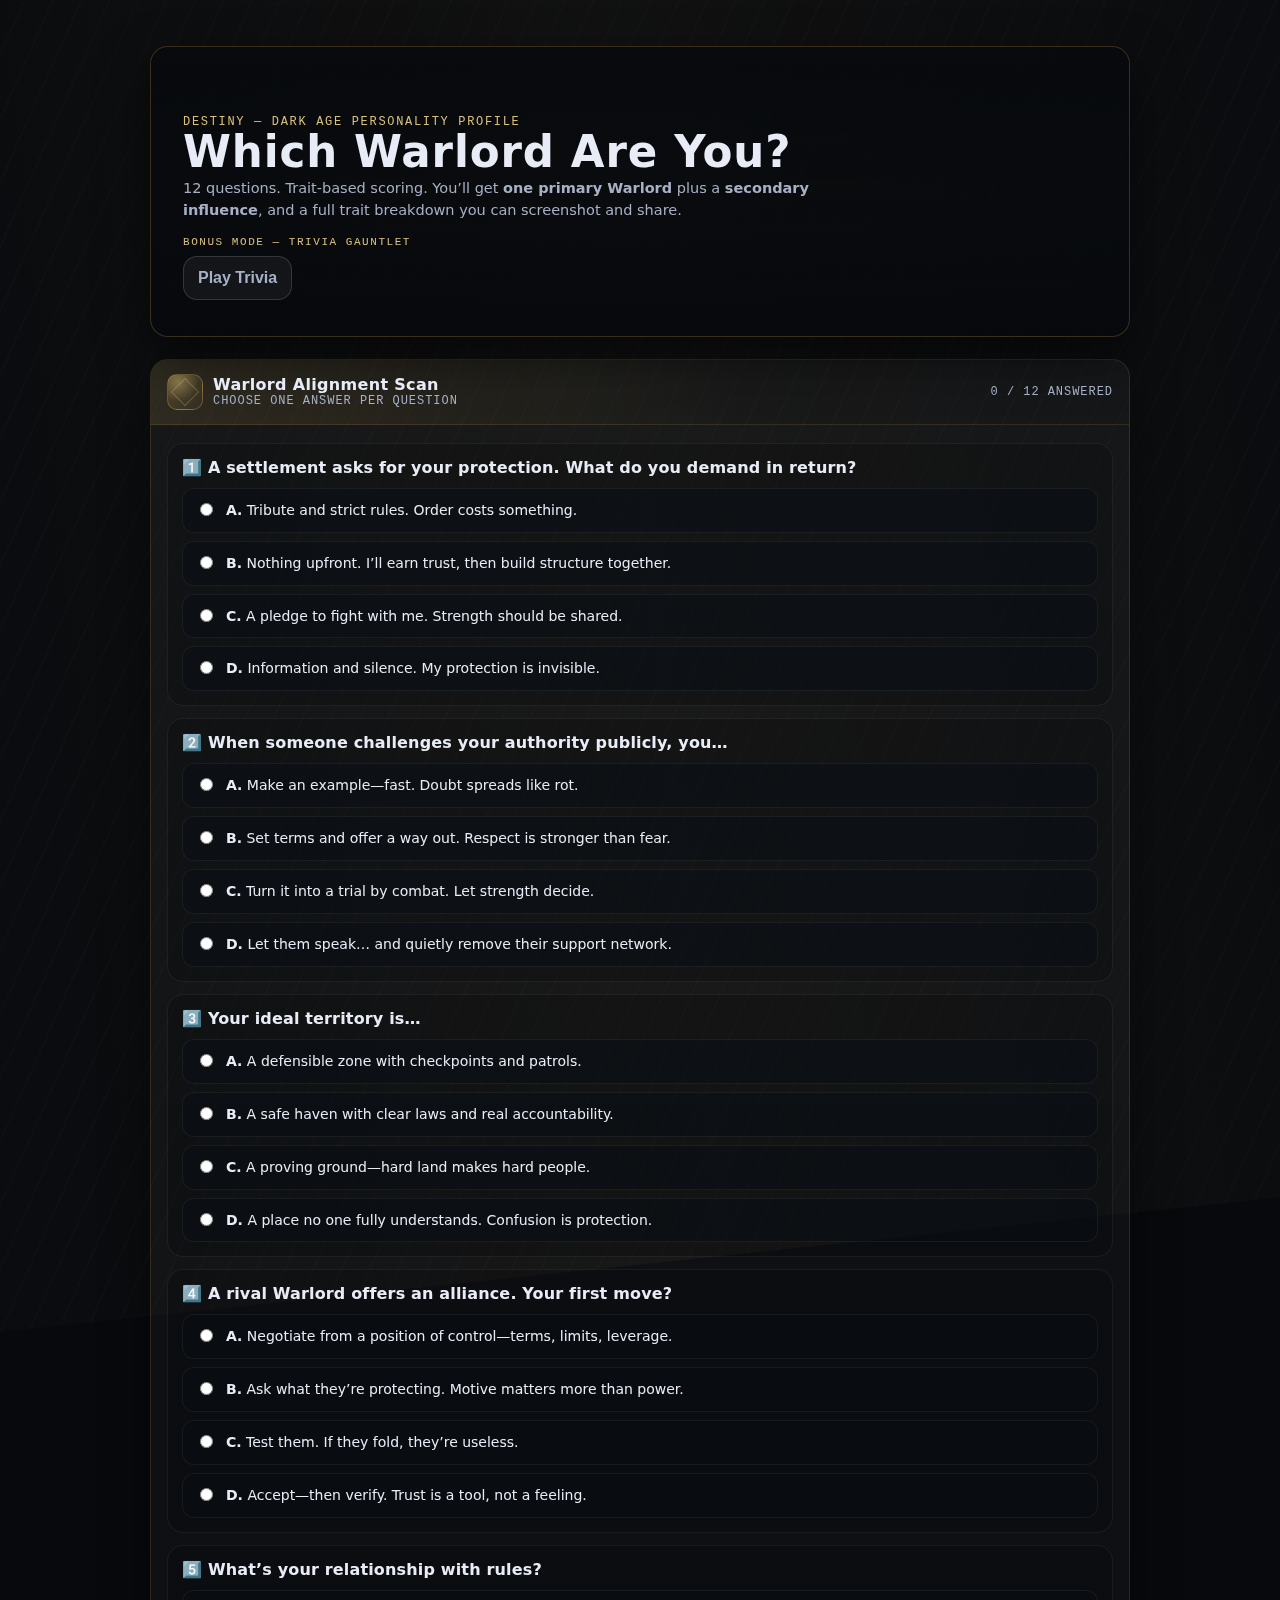
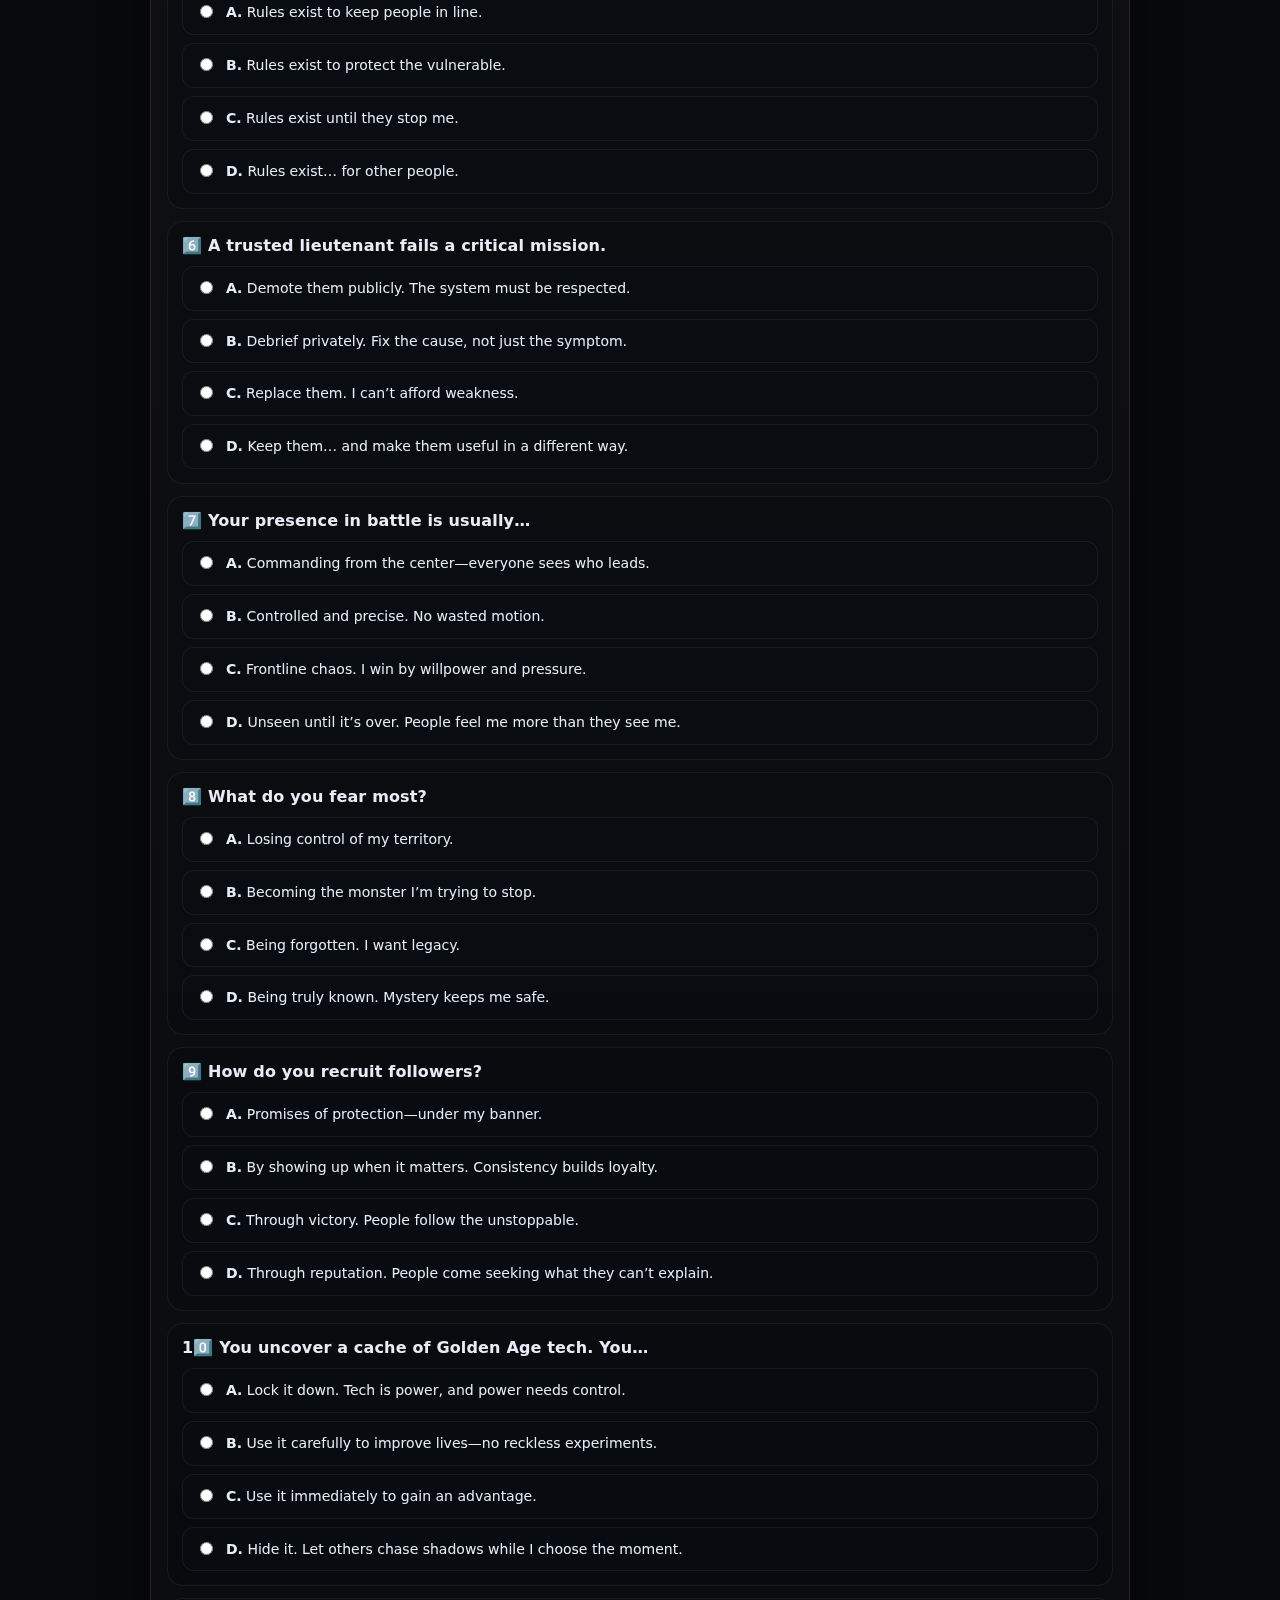
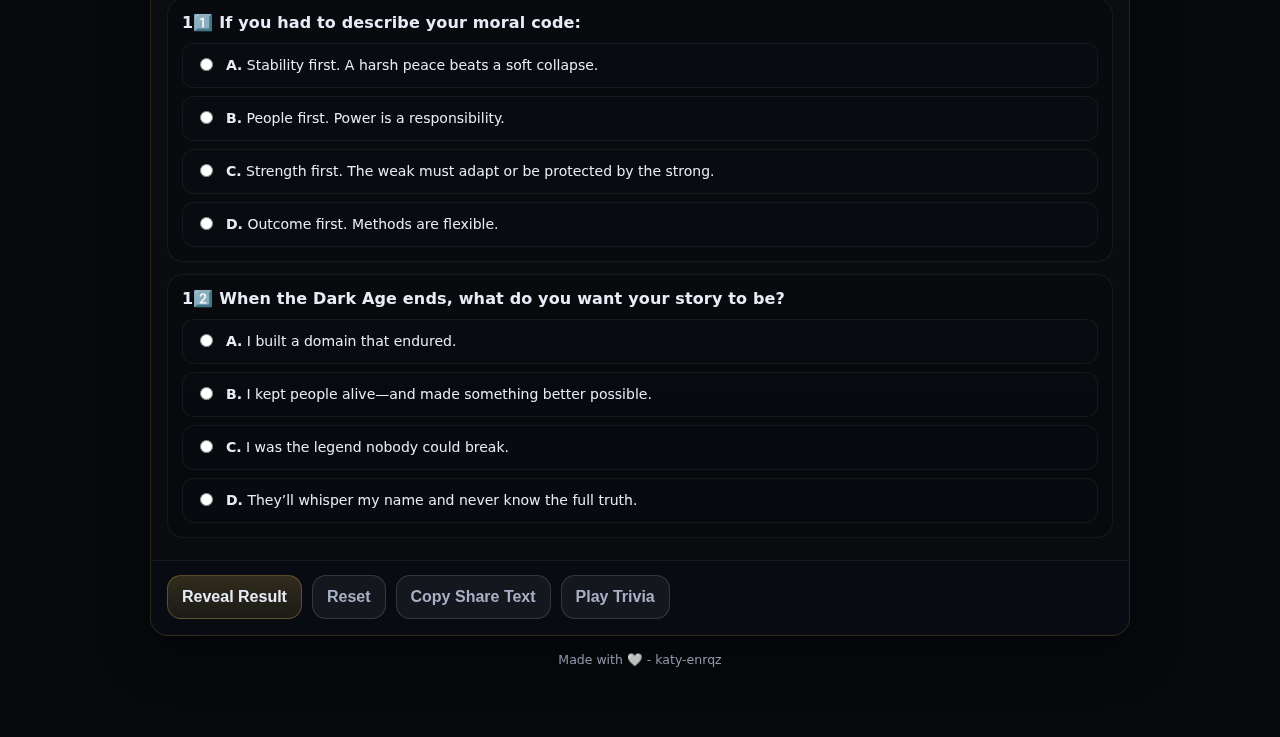
<file: index.html>
<!doctype html>
<html>
  <head>
    <meta charset="utf-8" />
    <meta http-equiv="refresh" content="0; url=./warlord-quiz/" />
    <title>Destiny Warlord Quiz</title>
  </head>
  <body>
    Redirecting… <a href="./warlord-quiz/">Open the quiz</a>
  </body>
</html>
</file>
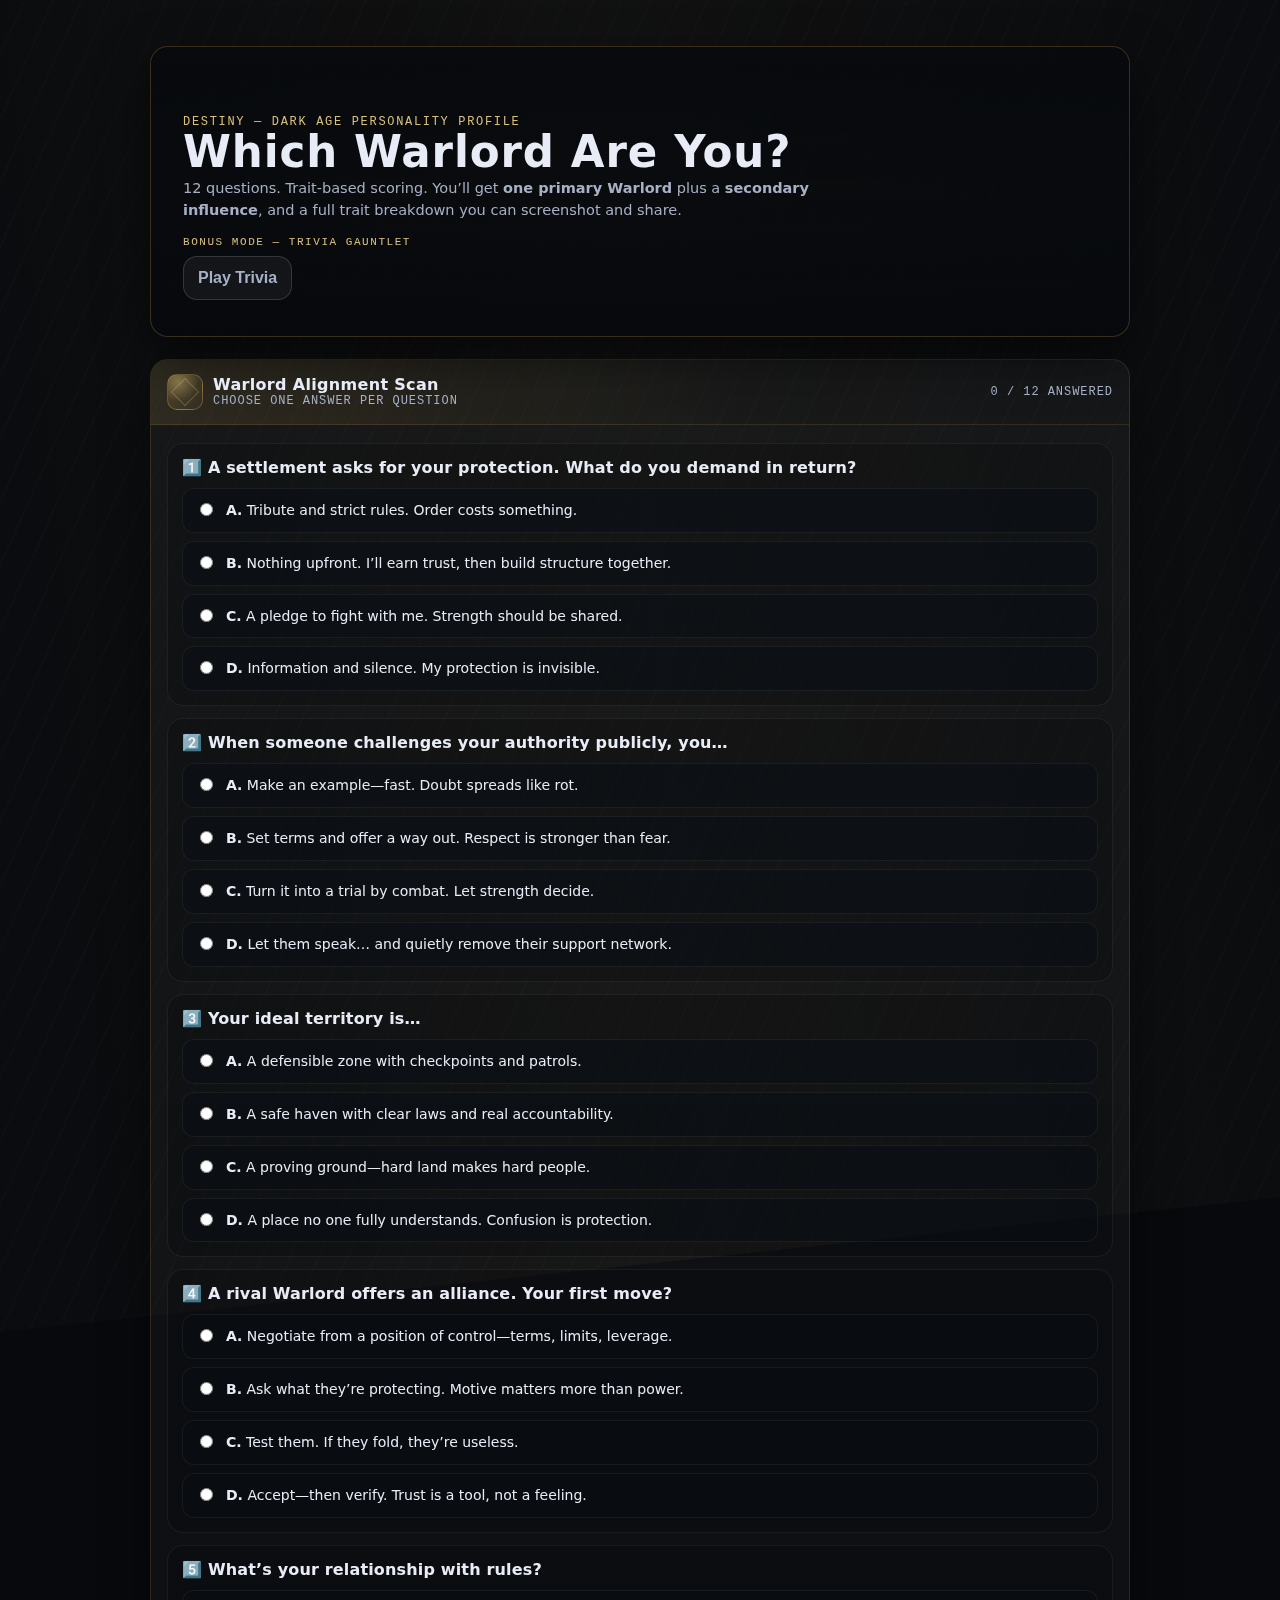
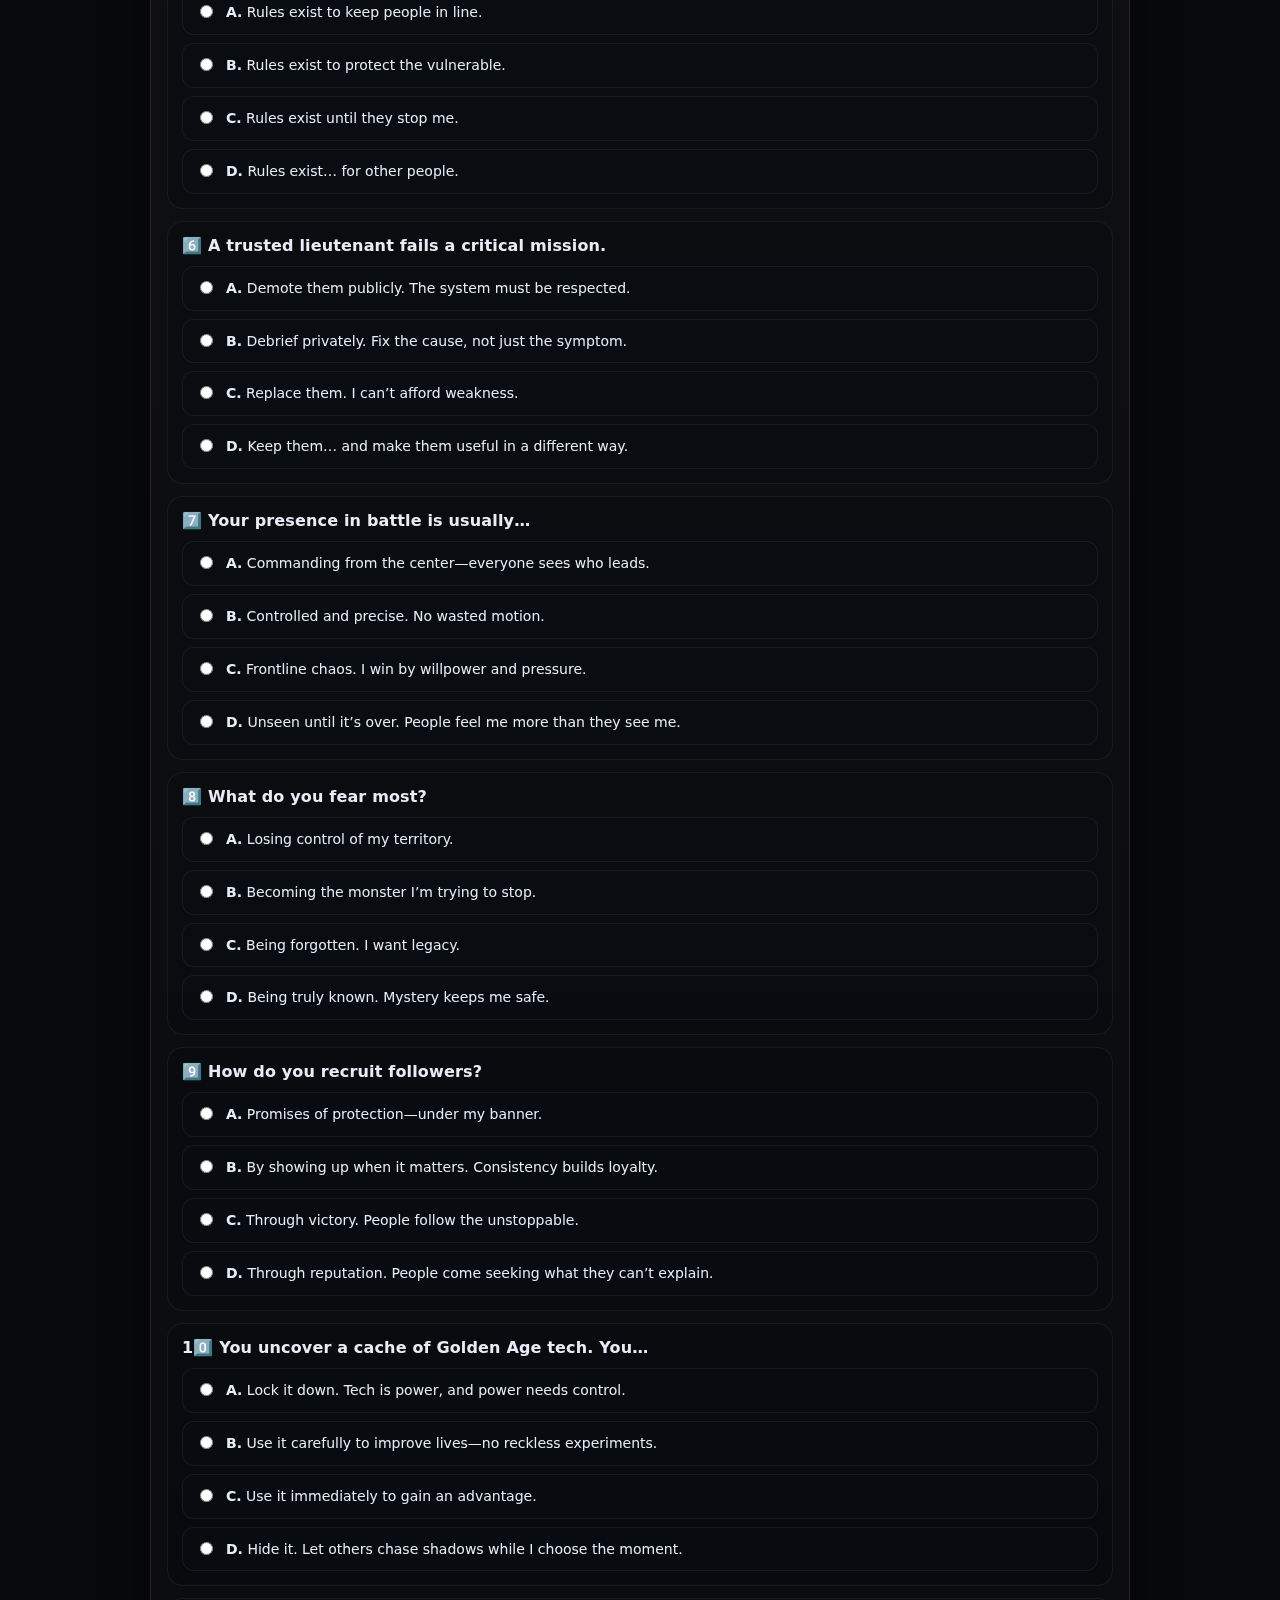
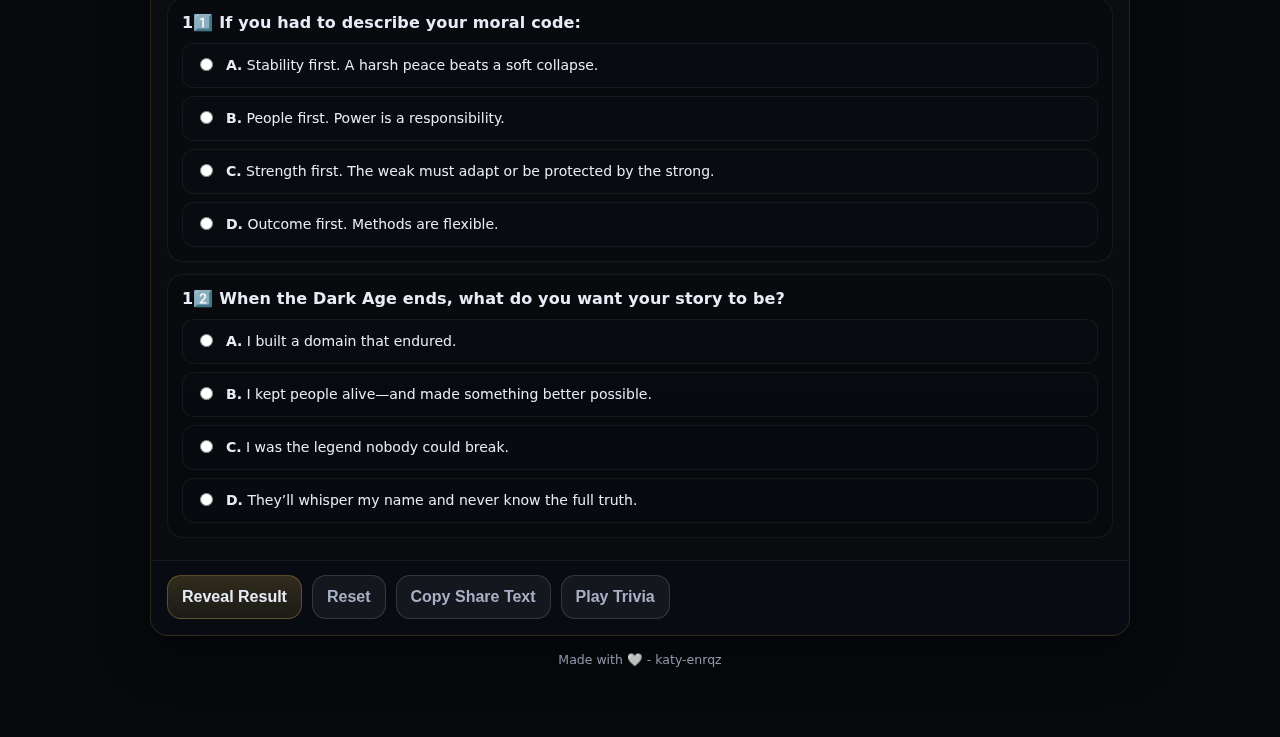
<file: warlord-quiz/index.html>
<!doctype html>
<html lang="en">
<head>
  <meta charset="utf-8" />
  <meta name="viewport" content="width=device-width,initial-scale=1" />
  <title>Which Destiny Warlord Are You?</title>

  <link rel="icon" type="image/x-icon" href="images/ghost-nobg.JPG">
  <link rel="stylesheet" href="css/styles.css">
</head>

<body class="bg-lines">
  <div class="wrap">
    <header>
      <!--header gif -->
      <div class="hero-gif">
        <div class="hero-inner">
            <div class="kicker">DESTINY — DARK AGE PERSONALITY PROFILE</div>
            <h1>Which Warlord Are You?</h1>
            <div class="sub">
              12 questions. Trait-based scoring. You’ll get <b>one primary Warlord</b> plus a <b>secondary influence</b>,
              and a full trait breakdown you can screenshot and share.
            </div>
                <div style="margin-top:14px;">
                    <div style="
                        font-family: var(--mono);
                        color: var(--gold2);
                        letter-spacing: .14em;
                        font-size: 11px;
                        text-transform: uppercase;
                        opacity: .9;
                        margin-bottom: 8px;">
                        Bonus Mode — Trivia Gauntlet
                    </div>

                    <div style="display:flex; gap:10px; flex-wrap:wrap;">
                        <a href="trivia/index.html">
                        <button type="button" class="secondary">Play Trivia</button>
                        </a>
                    </div>
                </div>
            </div>
      </div>
    </header>

    <div class="panel">
      <div class="topbar">
        <div class="sig">
          <div class="glyph" aria-hidden="true"></div>
          <div>
            <div style="font-weight:800; letter-spacing:.02em;">Warlord Alignment Scan</div>
            <div class="meta">Choose one answer per question</div>
          </div>
        </div>
        <div class="meta" id="progress">0 / 12 answered</div>
      </div>

      <form id="quiz" class="content">
        <!-- Questions injected by JS -->
        <div class="warn" id="warn">Finish all questions to reveal your result.</div>

        <div class="result" id="result">
          <div class="resultHeader">
            <div>
              <div class="tagline">PRIMARY MATCH</div>
              <h2 id="resultTitle">Result</h2>
            </div>
            <div class="badge" id="matchConfidence">match: --%</div>
          </div>

          <p id="resultBody"></p>

          <div class="split">
            <div class="card">
              <div class="cardTitle">
                <div class="label">Trait breakdown</div>
                <div class="badge" id="traitSummary">top traits: --</div>
              </div>

              <div class="traits" id="traitBars"></div>
              <div class="small" id="traitNotes"></div>
            </div>

            <div class="card">
              <div class="cardTitle">
                <div class="label">Secondary influence</div>
                <div class="badge" id="secondaryName">--</div>
              </div>

              <p id="secondaryBody" style="margin:0; color: var(--muted); line-height:1.55;"></p>

              <div class="divider"></div>

              <div class="label sectionLabel">Share</div>
              <div class="small" id="shareText"></div>
              <div class="chips" id="resultChips"></div>
            </div>
          </div>
        </div>
      </form>

      <div class="actions">
        <button type="button" id="submitBtn">Reveal Result</button>
        <button type="button" class="secondary" id="resetBtn">Reset</button>
        <button type="button" class="secondary" id="copyBtn">Copy Share Text</button>
        <a href="trivia/index.html"><button type="button" class="secondary">Play Trivia</button></a>
      </div>
    </div>

    <footer>
      Made with 🤍 - katy-enrqz
    </footer>
  </div>

  <script src="js/app.js"></script>
</body>
</html>
</file>
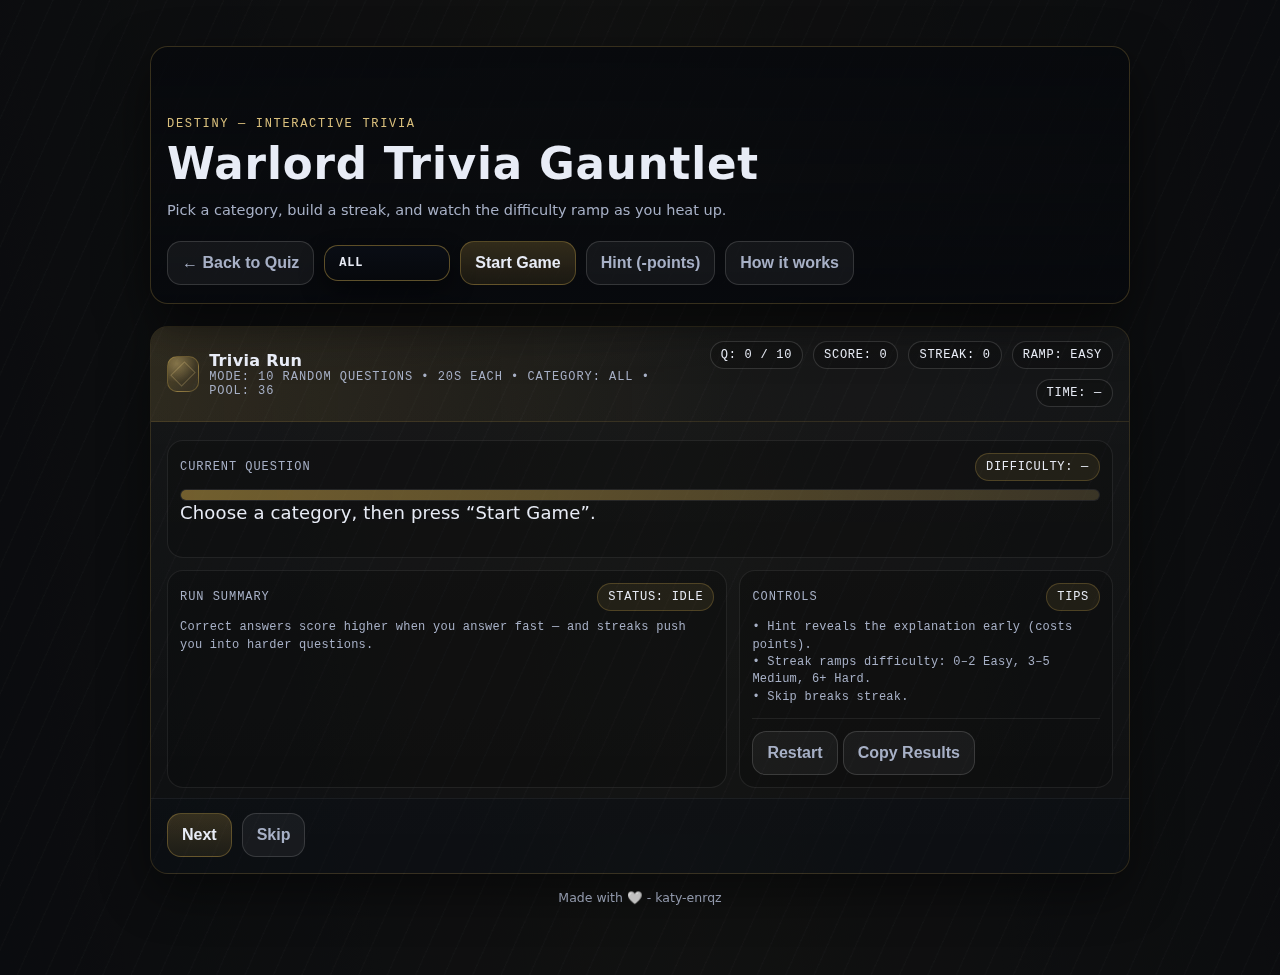
<file: warlord-quiz/trivia/index.html>
<!doctype html>
<html lang="en">
<head>
  <meta charset="utf-8" />
  <meta name="viewport" content="width=device-width,initial-scale=1" />
  <title>Destiny Warlord Trivia</title>

  <link rel="icon" type="image/x-icon" href="../images/ghost-nobg.JPG">
  <link rel="stylesheet" href="../css/styles.css">

  <style>
    /* page-specific additions while keeping shared Destiny styling */
    .navrow{
      display:flex;
      gap:10px;
      flex-wrap:wrap;
      margin-top: 10px;
      align-items: center;
    }
    .hud{
      display:flex;
      gap:10px;
      flex-wrap:wrap;
      justify-content:flex-end;
      align-items:center;
    }
    .hud .badge{
      border-color: rgba(255,255,255,.14);
      background: rgba(0,0,0,.18);
    }
    .prompt{
      font-size: 18px;
      line-height: 1.35;
      margin: 0 0 10px 0;
      letter-spacing:.01em;
    }
    .hint{
      margin-top: 10px;
      color: var(--muted);
      font-size: 13px;
      line-height: 1.45;
    }
    .feedback{
      margin-top: 12px;
      padding: 10px 12px;
      border-radius: 14px;
      border: 1px solid rgba(255,255,255,.10);
      background: rgba(0,0,0,.18);
      display:none;
      line-height: 1.5;
    }
    .feedback.good{
      border-color: rgba(199,163,74,.30);
      background: rgba(199,163,74,.10);
      color: #f3e8c1;
    }
    .feedback.bad{
      border-color: rgba(255,77,77,.25);
      background: rgba(255,77,77,.10);
      color: #ffd1d1;
    }
    .choiceBtn{
      width:100%;
      text-align:left;
      padding: 12px 12px;
      border-radius: 14px;
      border: 1px solid rgba(255,255,255,.10);
      background: rgba(10,14,22,.55);
      color: var(--text);
      cursor:pointer;
      transition: transform .08s ease, border-color .08s ease, background .08s ease;
      font-weight:650;
    }
    .choiceBtn:hover{
      transform: translateY(-1px);
      border-color: rgba(199,163,74,.32);
      background: rgba(13,17,26,.72);
    }
    .choiceBtn[disabled]{
      opacity:.7;
      cursor:not-allowed;
      transform:none;
    }

    .grid2{
      display:grid;
      grid-template-columns: 1.2fr .8fr;
      gap:12px;
      margin-top: 12px;
    }
    @media (max-width: 860px){
      .grid2{ grid-template-columns: 1fr; }
      .hud{ justify-content:flex-start; }
    }

    .barSlim{
      height:10px;
      border-radius:999px;
      border: 1px solid rgba(255,255,255,.10);
      background: rgba(0,0,0,.22);
      overflow:hidden;
      position:relative;
      margin-top: 6px;
    }
    .barSlimFill{
      height:100%;
      width:0%;
      background: linear-gradient(90deg, rgba(199,163,74,.55), rgba(242,213,138,.20));
      transition: width 450ms cubic-bezier(.2,.8,.2,1);
    }

    /* selector styling that matches your theme */
    .selectWrap{
      display:flex;
      align-items:center;
      gap:10px;
      flex-wrap:wrap;
    }
    select{
  appearance: none;
  -webkit-appearance: none;
  -moz-appearance: none;

  border: 1px solid rgba(199,163,74,.45);
  background:
    linear-gradient(180deg,
      rgba(10,14,22,.95),
      rgba(7,9,13,.95)
    );
  color: var(--text);

  border-radius: 14px;
  padding: 10px 14px;
  font-weight: 700;

  cursor: pointer;
  font-family: var(--mono);
  letter-spacing: .06em;
  text-transform: uppercase;
  font-size: 12px;

  box-shadow: 0 10px 25px rgba(0,0,0,.45);
}

select:hover{
  border-color: rgba(242,213,138,.55);
}

select:focus{
  outline: none;
  border-color: rgba(242,213,138,.65);
  box-shadow:
    0 0 0 2px rgba(199,163,74,.18),
    0 14px 30px rgba(0,0,0,.55);
}
select option{
  background-color: #0d111a;
  color: #e8ecf6;
}
@media (max-width: 520px) {
  .navrow { flex-direction: column; align-items: stretch; }
  .navrow a, .navrow button, .navrow select { width: 100%; }
}
  </style>
</head>

<body class="bg-lines">
  <div class="wrap">
    <header>
      <div class="hero-gif">
        <div class="kicker">DESTINY — INTERACTIVE TRIVIA</div>
        <h1>Warlord Trivia Gauntlet</h1>
        <div class="sub">
          Pick a category, build a streak, and watch the difficulty ramp as you heat up.
        </div>

        <div class="navrow">
          <a href="../index.html"><button type="button" class="secondary">← Back to Quiz</button></a>

          <div class="selectWrap">
            <select id="categorySelect" aria-label="Select category">
              <option value="All">All</option>
              <option value="Light">Light</option>
              <option value="Vex">Vex</option>
              <option value="Hive/Taken">Hive</option>
              <option value="Cabal">Cabal</option>
              <option value="Eliksni">Eliksni</option>
              <option value="Destinations">Destinations</option>
              <option value="Gameplay">Gameplay</option>
            </select>
          </div>

          <button type="button" id="startBtn">Start Game</button>
          <button type="button" class="secondary" id="hintBtn">Hint (-points)</button>
          <button type="button" class="secondary" id="howBtn">How it works</button>
        </div>
      </div>
    </header>

    <div class="panel">
      <div class="topbar">
        <div class="sig">
          <div class="glyph" aria-hidden="true"></div>
          <div>
            <div style="font-weight:800; letter-spacing:.02em;">Trivia Run</div>
            <div class="meta" id="modeText">Mode: 10 questions • 20s each</div>
          </div>
        </div>

        <div class="hud">
          <div class="badge" id="qCounter">Q: 0 / 10</div>
          <div class="badge" id="scoreBadge">Score: 0</div>
          <div class="badge" id="streakBadge">Streak: 0</div>
          <div class="badge" id="rampBadge">Ramp: EASY</div>
          <div class="badge" id="timeBadge">Time: 20</div>
        </div>
      </div>

      <div class="content">
        <div class="card">
          <div class="cardTitle">
            <div class="label" id="questionMeta">Current question</div>
            <div class="badge" id="difficultyBadge">difficulty: —</div>
          </div>

          <div class="barSlim" aria-hidden="true">
            <div class="barSlimFill" id="timeBar"></div>
          </div>

          <p class="prompt" id="prompt">Choose a category, then press “Start Game”.</p>

          <div class="opts" id="choices"></div>

          <div class="feedback" id="feedback"></div>
          <div class="hint" id="hint"></div>
        </div>

        <div class="grid2">
          <div class="card">
            <div class="cardTitle">
              <div class="label">Run summary</div>
              <div class="badge" id="statusBadge">status: idle</div>
            </div>
            <div class="small" id="summaryText">
              Correct answers score higher when you answer fast — and streaks push you into harder questions.
            </div>
          </div>

          <div class="card">
            <div class="cardTitle">
              <div class="label">Controls</div>
              <div class="badge">tips</div>
            </div>
            <div class="small" id="tipsText">
              • Hint reveals the explanation early (costs points).<br/>
              • Streak ramps difficulty: 0–2 Easy, 3–5 Medium, 6+ Hard.<br/>
              • Skip breaks streak.
            </div>
            <div class="divider"></div>
            <button type="button" class="secondary" id="restartBtn">Restart</button>
            <button type="button" class="secondary" id="copyShareBtn">Copy Results</button>
          </div>
        </div>
      </div>

      <div class="actions">
        <button type="button" id="nextBtn">Next</button>
        <button type="button" class="secondary" id="skipBtn">Skip</button>
      </div>
    </div>

    <footer>Made with 🤍 - katy-enrqz</footer>
  </div>

  <script src="../js/trivia.js"></script>
</body>
</html>
</file>
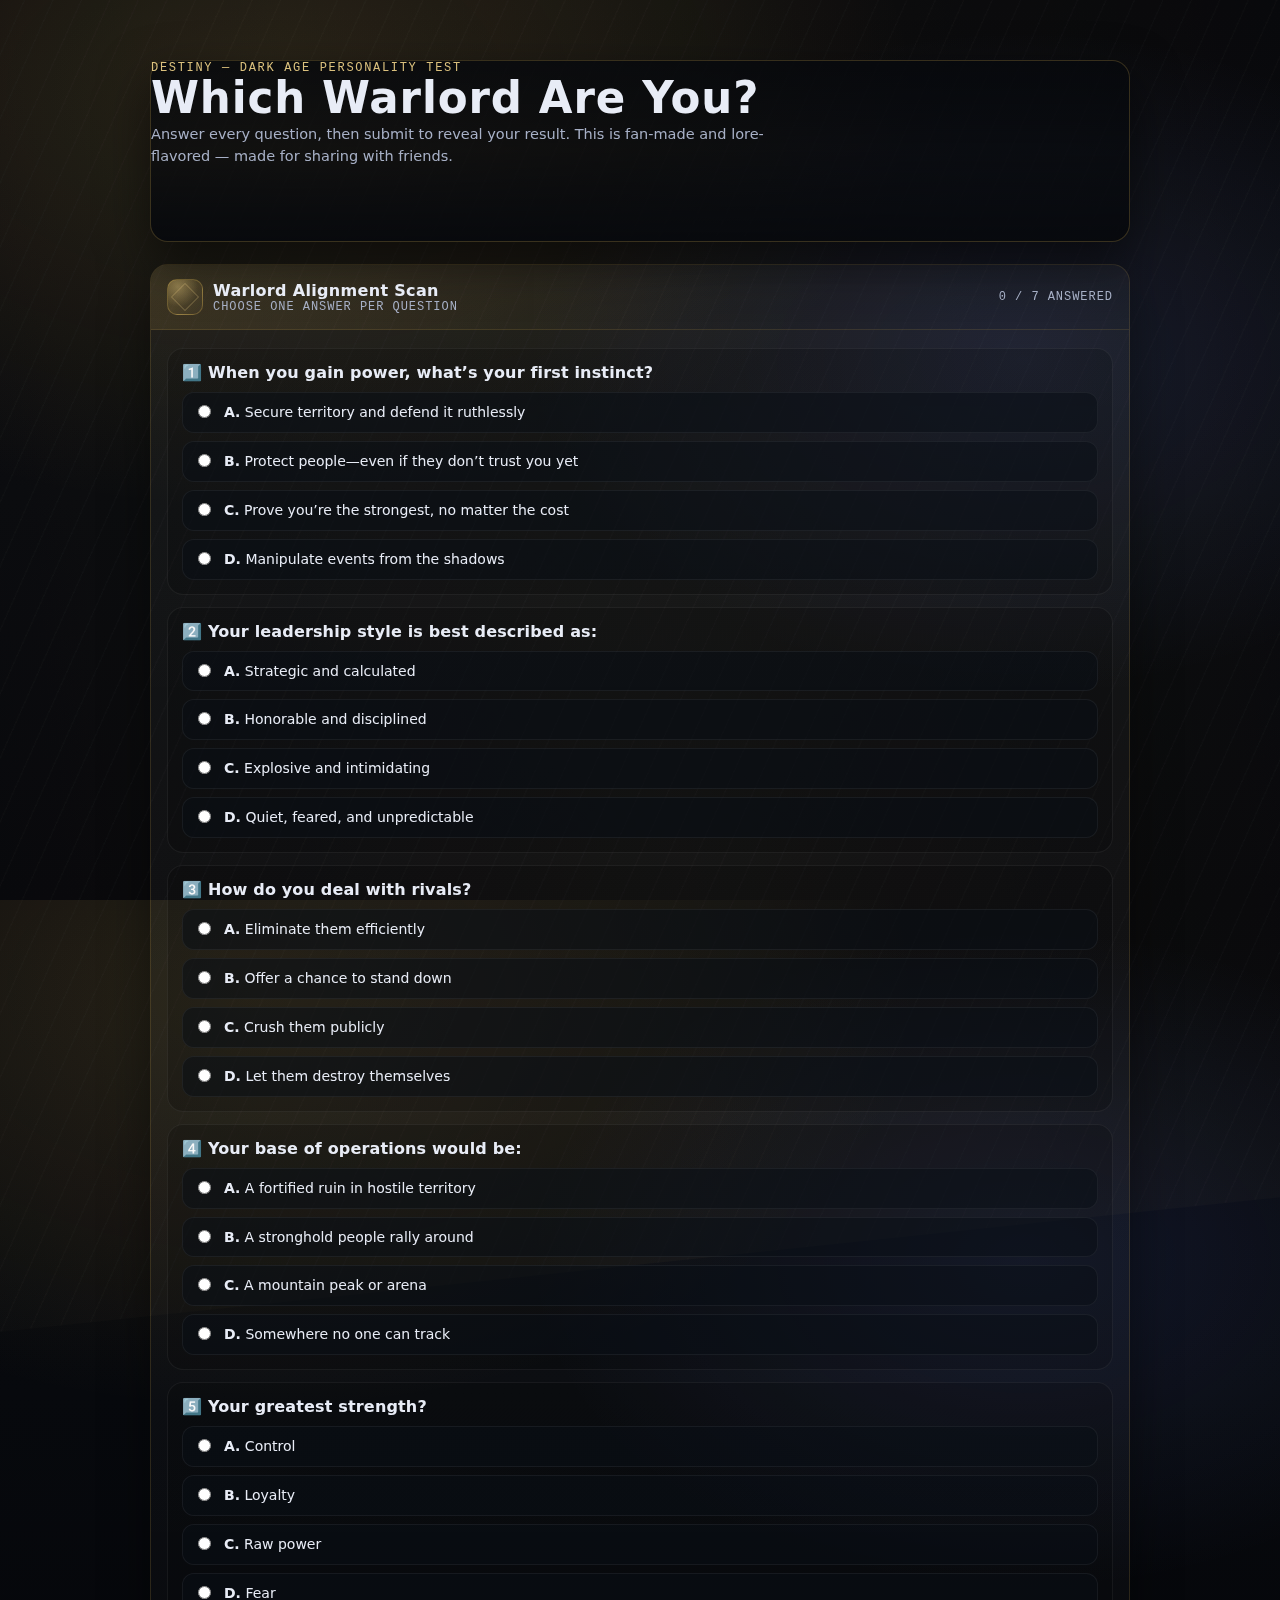
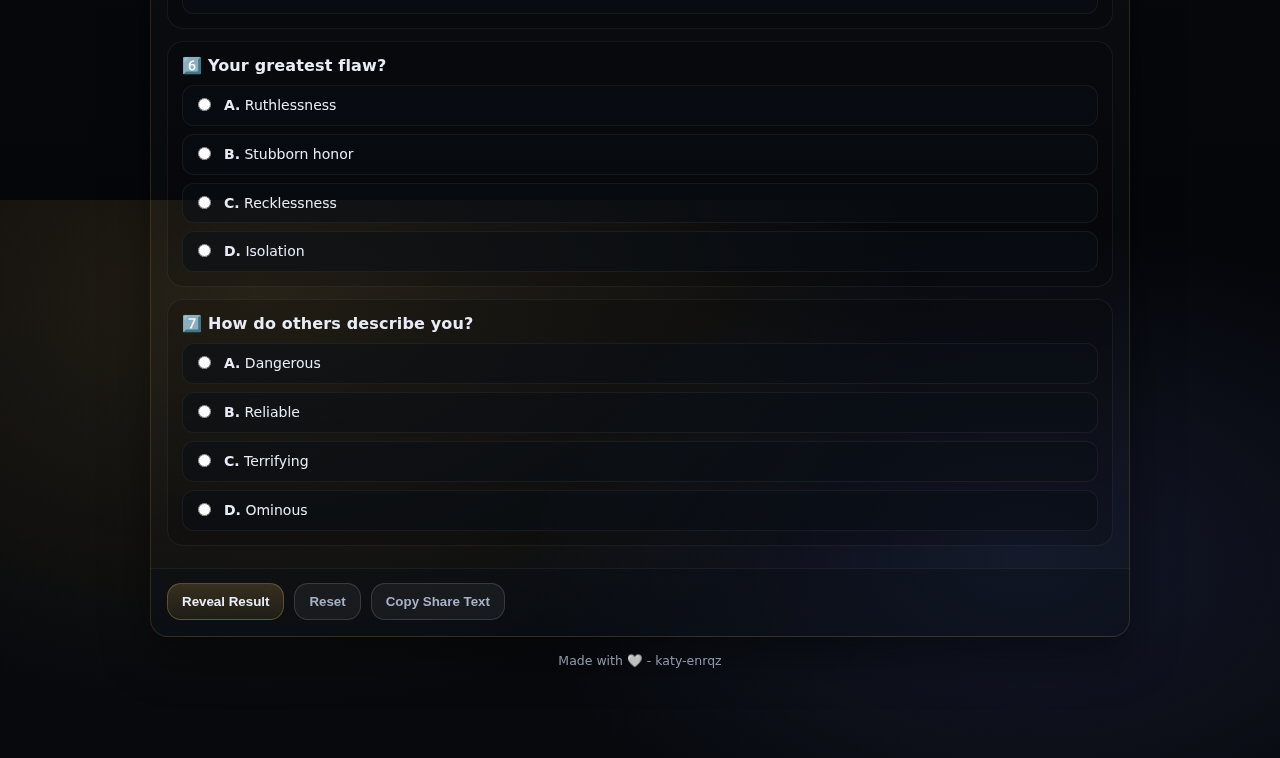
<file: warlord-quiz/warlord-quiz.html>
<!doctype html>
<html lang="en">

<head>
    <meta charset="utf-8" />
    <meta name="viewport" content="width=device-width,initial-scale=1" />
    <title>Which Destiny Warlord Are You?</title>
    <link rel="icon" type="image/x-icon" href="./images/ghost-nobg.JPG">
    <style>
        .hero-gif {
            height: 180px;
            margin-top: 14px;
            border-radius: 18px;
            background:
                linear-gradient(to bottom,
                    rgba(7, 9, 13, .85),
                    rgba(7, 9, 13, .65),
                    rgba(7, 9, 13, .95)),
                url("https://media.giphy.com/media/v1.Y2lkPTc5MGI3NjExM2VrczZlbTR2cnBxdHkzNW1haDJzOWR6NTg0dXc0bnJhaDB6a3lzciZlcD12MV9naWZzX3NlYXJjaCZjdD1n/UVESiqjrn4ec4UTu9X/giphy.gif");
            background-size: cover;
            background-position: center;
            border: 1px solid rgba(199, 163, 74, .25);
            box-shadow: 0 20px 50px rgba(0, 0, 0, .55);
        }

        :root {
            --bg: #07090d;
            --panel: #0d111a;
            --panel2: #0a0e16;
            --text: #e8ecf6;
            --muted: #a7b0c6;
            --line: #1f2a3a;
            --gold: #c7a34a;
            --gold2: #f2d58a;
            --danger: #ff4d4d;
            --shadow: 0 18px 50px rgba(0, 0, 0, .45);
            --radius: 18px;
            --mono: ui-monospace, SFMono-Regular, Menlo, Monaco, Consolas, "Liberation Mono", "Courier New", monospace;
            --sans: ui-sans-serif, system-ui, -apple-system, Segoe UI, Roboto, Helvetica, Arial, "Apple Color Emoji", "Segoe UI Emoji";

        }

        html,
        body {
            height: 100%;
        }

        body {
            margin: 0;
            font-family: var(--sans);
            color: var(--text);
            background:
                radial-gradient(1100px 700px at 20% 10%, rgba(199, 163, 74, .16), transparent 60%),
                radial-gradient(900px 600px at 80% 40%, rgba(110, 140, 255, .12), transparent 55%),
                linear-gradient(180deg, #05060a 0%, var(--bg) 55%, #05060a 100%);
            overflow-x: hidden;
        }

        /* Destiny-ish geometric glow lines */
        .bg-lines::before {
            content: "";
            position: fixed;
            inset: -40vh -30vw;
            pointer-events: none;
            background:
                linear-gradient(90deg, transparent 0%, rgba(199, 163, 74, .08) 50%, transparent 100%),
                repeating-linear-gradient(120deg, rgba(255, 255, 255, .035) 0px, rgba(255, 255, 255, .035) 1px, transparent 1px,
                    transparent 26px);
            mix-blend-mode: screen;
            transform: rotate(-6deg);
            filter: blur(.2px);
            opacity: .6;
        }

        .wrap {
            max-width: 980px;
            margin: 0 auto;
            padding: 46px 18px 90px;
            position: relative;
        }

        header {
            display: flex;
            flex-direction: column;
            gap: 10px;
            margin-bottom: 22px;
        }

        .kicker {
            font-family: var(--mono);
            color: var(--gold2);
            letter-spacing: .14em;
            font-size: 12px;
            text-transform: uppercase;
            opacity: .9;
        }

        h1 {
            margin: 0;
            font-weight: 800;
            letter-spacing: .02em;
            font-size: clamp(26px, 3.4vw, 44px);
            line-height: 1.1;
        }

        .sub {
            color: var(--muted);
            max-width: 68ch;
            font-size: 14.5px;
            line-height: 1.55;
        }

        .panel {
            background: linear-gradient(180deg, rgba(255, 255, 255, .04) 0%, rgba(255, 255, 255, .01) 100%);
            border: 1px solid rgba(199, 163, 74, .18);
            box-shadow: var(--shadow);
            border-radius: var(--radius);
            overflow: hidden;
        }

        .panel .topbar {
            display: flex;
            align-items: center;
            justify-content: space-between;
            gap: 12px;
            padding: 14px 16px;
            background: linear-gradient(90deg, rgba(199, 163, 74, .14), transparent 60%);
            border-bottom: 1px solid rgba(199, 163, 74, .16);
        }

        .sig {
            display: flex;
            align-items: center;
            gap: 10px;
        }

        .glyph {
            width: 34px;
            height: 34px;
            border-radius: 10px;
            border: 1px solid rgba(199, 163, 74, .35);
            background:
                radial-gradient(circle at 30% 20%, rgba(242, 213, 138, .35), transparent 55%),
                linear-gradient(135deg, rgba(199, 163, 74, .25), rgba(255, 255, 255, .02));
            position: relative;
            overflow: hidden;
        }

        .glyph::after {
            content: "";
            position: absolute;
            inset: 7px;
            border: 1px solid rgba(242, 213, 138, .25);
            transform: rotate(45deg);
        }

        .topbar .meta {
            font-family: var(--mono);
            font-size: 12px;
            color: var(--muted);
            letter-spacing: .08em;
            text-transform: uppercase;
        }

        .content {
            padding: 18px 16px 10px;
        }

        .q {
            padding: 14px 14px;
            background: rgba(0, 0, 0, .16);
            border: 1px solid rgba(255, 255, 255, .06);
            border-radius: 16px;
            margin-bottom: 12px;
        }

        .q h3 {
            margin: 0 0 10px 0;
            font-size: 16px;
            letter-spacing: .01em;
        }

        .opts {
            display: grid;
            gap: 8px;
        }

        label.opt {
            display: flex;
            gap: 10px;
            align-items: flex-start;
            padding: 10px 10px;
            border-radius: 12px;
            border: 1px solid rgba(255, 255, 255, .06);
            background: rgba(10, 14, 22, .55);
            cursor: pointer;
            transition: transform .08s ease, border-color .08s ease, background .08s ease;
        }

        label.opt:hover {
            transform: translateY(-1px);
            border-color: rgba(199, 163, 74, .32);
            background: rgba(13, 17, 26, .72);
        }

        input[type="radio"] {
            margin-top: 2px;
            accent-color: var(--gold);
        }

        .opt .txt {
            color: var(--text);
            font-size: 14px;
            line-height: 1.35;
        }

        .actions {
            display: flex;
            gap: 10px;
            flex-wrap: wrap;
            padding: 14px 16px 16px;
            border-top: 1px solid rgba(255, 255, 255, .06);
            background: rgba(10, 14, 22, .35);
        }

        button {
            appearance: none;
            border: 1px solid rgba(199, 163, 74, .35);
            background: linear-gradient(180deg, rgba(199, 163, 74, .22), rgba(199, 163, 74, .10));
            color: var(--text);
            border-radius: 14px;
            padding: 10px 14px;
            font-weight: 700;
            cursor: pointer;
            transition: transform .08s ease, filter .08s ease;
        }

        button:hover {
            transform: translateY(-1px);
            filter: brightness(1.06);
        }

        button.secondary {
            border: 1px solid rgba(255, 255, 255, .14);
            background: rgba(255, 255, 255, .05);
            color: var(--muted);
            font-weight: 600;
        }

        .warn {
            color: #ffd1d1;
            background: rgba(255, 77, 77, .10);
            border: 1px solid rgba(255, 77, 77, .25);
            padding: 10px 12px;
            border-radius: 14px;
            margin: 12px 0 0;
            display: none;
            font-size: 13.5px;
        }

        .result {
            margin-top: 14px;
            padding: 14px 14px;
            border-radius: 16px;
            border: 1px solid rgba(199, 163, 74, .28);
            background: linear-gradient(180deg, rgba(199, 163, 74, .16), rgba(0, 0, 0, .18));
            display: none;
        }

        .result h2 {
            margin: 0 0 6px 0;
            font-size: 22px;
            letter-spacing: .01em;
        }

        .result p {
            margin: 6px 0 0;
            color: var(--muted);
            line-height: 1.5;
        }

        .pillrow {
            display: flex;
            gap: 8px;
            flex-wrap: wrap;
            margin-top: 10px;
        }

        .pill {
            font-family: var(--mono);
            font-size: 12px;
            letter-spacing: .06em;
            text-transform: uppercase;
            padding: 6px 10px;
            border-radius: 999px;
            border: 1px solid rgba(255, 255, 255, .12);
            background: rgba(0, 0, 0, .22);
            color: var(--text);
        }

        .small {
            font-family: var(--mono);
            font-size: 12px;
            color: var(--muted);
            letter-spacing: .02em;
            margin-top: 8px;
        }

        footer {
            margin-top: 16px;
            color: var(--muted);
            font-size: 12.5px;
            text-align: center;
            opacity: .85;
        }
    </style>
</head>

<body class="bg-lines">
    <div class="wrap">
        <header>
            <div class="hero-gif">

                <div class="kicker">DESTINY — DARK AGE PERSONALITY TEST</div>
                <h1>Which Warlord Are You?</h1>
                <div class="sub">
                    Answer every question, then submit to reveal your result.
                    This is fan-made and lore-flavored — made for sharing with friends.
                </div>
            </div>
        </header>

        <div class="panel">
            <div class="topbar">
                <div class="sig">
                    <div class="glyph" aria-hidden="true"></div>
                    <div>
                        <div style="font-weight:800; letter-spacing:.02em;">Warlord Alignment Scan</div>
                        <div class="meta">Choose one answer per question</div>
                    </div>
                </div>
                <div class="meta" id="progress">0 / 7 answered</div>
            </div>

            <form id="quiz" class="content">
                <!-- Questions are injected by JS -->
                <div class="warn" id="warn">Finish all questions to reveal your result.</div>

                <div class="result" id="result">
                    <h2 id="resultTitle">Result</h2>
                    <p id="resultBody"></p>
                    <div class="pillrow" id="resultPills"></div>
                    <div class="small" id="shareText"></div>
                </div>
            </form>

            <div class="actions">
                <button type="button" id="submitBtn">Reveal Result</button>
                <button type="button" class="secondary" id="resetBtn">Reset</button>
                <button type="button" class="secondary" id="copyBtn">Copy Share Text</button>
            </div>
        </div>

        <footer>
            Made with 🤍 - katy-enrqz
        </footer>
    </div>

    <script>
        // --- Quiz content ---
        const QUESTIONS = [
            {
                prompt: "When you gain power, what’s your first instinct?",
                options: {
                    A: "Secure territory and defend it ruthlessly",
                    B: "Protect people—even if they don’t trust you yet",
                    C: "Prove you’re the strongest, no matter the cost",
                    D: "Manipulate events from the shadows"
                }
            },
            {
                prompt: "Your leadership style is best described as:",
                options: {
                    A: "Strategic and calculated",
                    B: "Honorable and disciplined",
                    C: "Explosive and intimidating",
                    D: "Quiet, feared, and unpredictable"
                }
            },
            {
                prompt: "How do you deal with rivals?",
                options: {
                    A: "Eliminate them efficiently",
                    B: "Offer a chance to stand down",
                    C: "Crush them publicly",
                    D: "Let them destroy themselves"
                }
            },
            {
                prompt: "Your base of operations would be:",
                options: {
                    A: "A fortified ruin in hostile territory",
                    B: "A stronghold people rally around",
                    C: "A mountain peak or arena",
                    D: "Somewhere no one can track"
                }
            },
            {
                prompt: "Your greatest strength?",
                options: {
                    A: "Control",
                    B: "Loyalty",
                    C: "Raw power",
                    D: "Fear"
                }
            },
            {
                prompt: "Your greatest flaw?",
                options: {
                    A: "Ruthlessness",
                    B: "Stubborn honor",
                    C: "Recklessness",
                    D: "Isolation"
                }
            },
            {
                prompt: "How do others describe you?",
                options: {
                    A: "Dangerous",
                    B: "Reliable",
                    C: "Terrifying",
                    D: "Ominous"
                }
            }
        ];

        // Result buckets (you can tweak these blurbs anytime)
        const RESULTS = {
            A: {
                title: "The Calculators (Territory & Control)",
                body:
                    "You lead through structure, planning, and dominance. You don’t just survive the Dark Age—you organize it.",
                matches: ["Benyo Lukacs", "Carnunta", "Kandak", "Naeem"]
            },
            B: {
                title: "Felwinter (Purpose over Power)",
                body:
                    "You’re the rare Warlord who questions the role itself. You protect people and you outgrow ego-driven rule.",
                matches: ["Felwinter", "Castor"]
            },
            C: {
                title: "Shaxx (The Battlefield Made Flesh)",
                body:
                    "Bold, loud, fearless. You make victories unforgettable—and you don’t back down when the stakes rise.",
                matches: ["Shaxx (formerly)", "Citan", "Cathal"]
            },
            D: {
                title: "The Shadows (Myth & Fear)",
                body:
                    "You rule through reputation, mystery, and inevitability. People aren’t sure what you are—and that’s the point.",
                matches: ["Red Man", "The Wake", "Reich", "Segoth", "Rience", "Heyka-4"]
            }
        };

        // --- Render ---
        const form = document.getElementById("quiz");
        const progress = document.getElementById("progress");
        const warn = document.getElementById("warn");
        const resultBox = document.getElementById("result");
        const resultTitle = document.getElementById("resultTitle");
        const resultBody = document.getElementById("resultBody");
        const resultPills = document.getElementById("resultPills");
        const shareText = document.getElementById("shareText");

        function render() {
            // inject questions before warn/result blocks
            const existingQs = form.querySelectorAll(".q");
            existingQs.forEach(el => el.remove());

            QUESTIONS.forEach((q, idx) => {
                const wrap = document.createElement("div");
                wrap.className = "q";
                wrap.innerHTML = `
          <h3>${idx + 1}️⃣ ${q.prompt}</h3>
          <div class="opts">
            ${Object.entries(q.options).map(([key, text]) => `
              <label class="opt">
                <input type="radio" name="q${idx}" value="${key}" />
                <div class="txt"><b>${key}.</b> ${text}</div>
              </label>
            `).join("")}
          </div>
        `;
                form.insertBefore(wrap, warn);
            });

            form.addEventListener("change", updateProgress);
            updateProgress();
        }

        function updateProgress() {
            const answered = QUESTIONS.reduce((acc, _, idx) => {
                return acc + (form.querySelector(`input[name="q${idx}"]:checked`) ? 1 : 0);
            }, 0);
            progress.textContent = `${answered} / ${QUESTIONS.length} answered`;
        }

        function computeResult() {
            const counts = { A: 0, B: 0, C: 0, D: 0 };
            for (let i = 0; i < QUESTIONS.length; i++) {
                const picked = form.querySelector(`input[name="q${i}"]:checked`);
                if (!picked) return null;
                counts[picked.value]++;
            }

            // Find max; break ties with a deterministic priority order, then random fallback if desired
            const max = Math.max(counts.A, counts.B, counts.C, counts.D);
            const top = Object.keys(counts).filter(k => counts[k] === max);

            // Tie-break: favor the letter picked most in the LAST answered question sequence isn't tracked,
            // so use a stable priority that feels reasonable.
            const priority = ["B", "A", "C", "D"];
            const winner = top.sort((x, y) => priority.indexOf(x) - priority.indexOf(y))[0];

            return { winner, counts };
        }

        function showResult() {
            warn.style.display = "none";

            const data = computeResult();
            if (!data) {
                resultBox.style.display = "none";
                warn.style.display = "block";
                warn.scrollIntoView({ behavior: "smooth", block: "center" });
                return;
            }

            const res = RESULTS[data.winner];

            resultTitle.textContent = res.title;
            resultBody.textContent = res.body;

            resultPills.innerHTML = "";
            res.matches.forEach(name => {
                const pill = document.createElement("div");
                pill.className = "pill";
                pill.textContent = name;
                resultPills.appendChild(pill);
            });

            const share = `I got: ${res.title} — matches: ${res.matches.join(", ")}.`;
            shareText.textContent = share;

            resultBox.style.display = "block";
            resultBox.scrollIntoView({ behavior: "smooth", block: "start" });
        }

        function resetQuiz() {
            form.reset();
            warn.style.display = "none";
            resultBox.style.display = "none";
            updateProgress();
            window.scrollTo({ top: 0, behavior: "smooth" });
        }

        async function copyShare() {
            const txt = shareText.textContent.trim();
            if (!txt) {
                // If result isn't generated yet, try compute — else gentle nudge
                const data = computeResult();
                if (!data) {
                    warn.style.display = "block";
                    warn.textContent = "Reveal your result first, then copy the share text.";
                    return;
                }
            }
            try {
                await navigator.clipboard.writeText(shareText.textContent.trim());
                warn.style.display = "block";
                warn.style.background = "rgba(199,163,74,.10)";
                warn.style.borderColor = "rgba(199,163,74,.28)";
                warn.style.color = "#f3e8c1";
                warn.textContent = "Copied share text to clipboard.";
            } catch (e) {
                warn.style.display = "block";
                warn.textContent = "Couldn’t copy automatically — select the share text and copy it manually.";
            }
        }

        document.getElementById("submitBtn").addEventListener("click", showResult);
        document.getElementById("resetBtn").addEventListener("click", resetQuiz);
        document.getElementById("copyBtn").addEventListener("click", copyShare);

        render();
    </script>
</body>

</html>
</file>
<file: warlord-quiz/css/styles.css>
.hero-gif {
  height: 180px;
  margin-top: 14px;
  border-radius: 18px;
  padding: 14px 14px;
  background:
    linear-gradient(to bottom,
      rgba(7, 9, 13, .85),
      rgba(7, 9, 13, .65),
      rgba(7, 9, 13, .95)),
    url("https://media.giphy.com/media/v1.Y2lkPTc5MGI3NjExM2VrczZlbTR2cnBxdHkzNW1haDJzOWR6NTg0dXc0bnJhaDB6a3lzciZlcD12MV9naWZzX3NlYXJjaCZjdD1n/UVESiqjrn4ec4UTu9X/giphy.gif");
  background-size: cover;
  background-position: center;
  border: 1px solid rgba(199, 163, 74, .25);
  box-shadow: 0 20px 50px rgba(0, 0, 0, .55);
  display:flex;
  flex-direction:column;
  justify-content:flex-end;
  gap: 10px;
}

:root {
  --bg: #07090d;
  --panel: #0d111a;
  --panel2: #0a0e16;
  --text: #e8ecf6;
  --muted: #a7b0c6;
  --line: #1f2a3a;
  --gold: #c7a34a;
  --gold2: #f2d58a;
  --danger: #ff4d4d;
  --shadow: 0 18px 50px rgba(0, 0, 0, .45);
  --radius: 18px;
  --mono: ui-monospace, SFMono-Regular, Menlo, Monaco, Consolas, "Liberation Mono", "Courier New", monospace;
  --sans: ui-sans-serif, system-ui, -apple-system, Segoe UI, Roboto, Helvetica, Arial, "Apple Color Emoji", "Segoe UI Emoji";
}

html, body { height: 100%; }

body {
   margin: 0;
  font-family: var(--sans);
  color: var(--text);
  background: var(--bg);
  overflow-x: hidden;
  position: relative;
}
body::before {
  content: "";
  position: fixed;
  inset: -20vh -20vw;
  z-index: -1;
  pointer-events: none;

  background:
    radial-gradient(1200px 800px at 15% 10%, rgba(199,163,74,.18), transparent 65%),
    radial-gradient(1000px 700px at 85% 40%, rgba(110,140,255,.14), transparent 60%),
    linear-gradient(
      180deg,
      #05060a 0%,
      #07090d 40%,
      #07090d 60%,
      #05060a 100%
    );

  background-repeat: no-repeat;
  background-attachment: fixed;
}

/* Destiny-ish geometric glow lines */
.bg-lines::before {
  content: "";
  position: fixed;
  inset: -40vh -30vw;
  pointer-events: none;
  background:
    linear-gradient(90deg, transparent 0%, rgba(199, 163, 74, .08) 50%, transparent 100%),
    repeating-linear-gradient(120deg, rgba(255, 255, 255, .035) 0px, rgba(255, 255, 255, .035) 1px, transparent 1px,
      transparent 26px);
  mix-blend-mode: screen;
  transform: rotate(-6deg);
  filter: blur(.2px);
  opacity: .6;
}

.wrap {
  max-width: 980px;
  margin: 0 auto;
  padding: 46px 18px 90px;
  position: relative;
}

header {
  display: flex;
  flex-direction: column;
  gap: 10px;
  margin-bottom: 22px;
}

.kicker {
  font-family: var(--mono);
  color: var(--gold2);
  letter-spacing: .14em;
  font-size: 12px;
  text-transform: uppercase;
  opacity: .9;
  padding-top: 2rem;
}

h1 {
  margin: 0;
  font-weight: 800;
  letter-spacing: .02em;
  font-size: clamp(26px, 3.4vw, 44px);
  line-height: 1.1;
}

.sub {
  color: var(--muted);
  max-width: 72ch;
  font-size: 14.5px;
  line-height: 1.55;
}

.panel {
  background: linear-gradient(180deg, rgba(255, 255, 255, .04) 0%, rgba(255, 255, 255, .01) 100%);
  border: 1px solid rgba(199, 163, 74, .18);
  box-shadow: var(--shadow);
  border-radius: var(--radius);
  overflow: hidden;
}

.panel .topbar {
  display: flex;
  align-items: center;
  justify-content: space-between;
  gap: 12px;
  padding: 14px 16px;
  background: linear-gradient(90deg, rgba(199, 163, 74, .14), transparent 60%);
  border-bottom: 1px solid rgba(199, 163, 74, .16);
}

.sig { display: flex; align-items: center; gap: 10px; }

.glyph {
  width: 34px;
  height: 34px;
  border-radius: 10px;
  border: 1px solid rgba(199, 163, 74, .35);
  background:
    radial-gradient(circle at 30% 20%, rgba(242, 213, 138, .35), transparent 55%),
    linear-gradient(135deg, rgba(199, 163, 74, .25), rgba(255, 255, 255, .02));
  position: relative;
  overflow: hidden;
}

.glyph::after {
  content: "";
  position: absolute;
  inset: 7px;
  border: 1px solid rgba(242, 213, 138, .25);
  transform: rotate(45deg);
}

.topbar .meta {
  font-family: var(--mono);
  font-size: 12px;
  color: var(--muted);
  letter-spacing: .08em;
  text-transform: uppercase;
}

.content { padding: 18px 16px 10px; }

.q {
  padding: 14px 14px;
  background: rgba(0, 0, 0, .16);
  border: 1px solid rgba(255, 255, 255, .06);
  border-radius: 16px;
  margin-bottom: 12px;
}

.q h3 {
  margin: 0 0 10px 0;
  font-size: 16px;
  letter-spacing: .01em;
  line-height: 1.25;
}

.opts { display: grid; gap: 8px; }

label.opt {
  display: flex;
  gap: 10px;
  align-items: flex-start;
  padding: 10px 10px;
  border-radius: 12px;
  border: 1px solid rgba(255, 255, 255, .06);
  background: rgba(10, 14, 22, .55);
  cursor: pointer;
  transition: transform .08s ease, border-color .08s ease, background .08s ease;
}

label.opt:hover {
  transform: translateY(-1px);
  border-color: rgba(199, 163, 74, .32);
  background: rgba(13, 17, 26, .72);
}

input[type="radio"] { margin-top: 2px; accent-color: var(--gold); }

.opt .txt { color: var(--text); font-size: 14px; line-height: 1.35; }

.actions {
  display: flex;
  gap: 10px;
  flex-wrap: wrap;
  padding: 14px 16px 16px;
  border-top: 1px solid rgba(255, 255, 255, .06);
  background: rgba(10, 14, 22, .35);
}

button {
  appearance: none;
  border: 1px solid rgba(199, 163, 74, .35);
  background: linear-gradient(180deg, rgba(199, 163, 74, .22), rgba(199, 163, 74, .10));
  color: var(--text);
  border-radius: 14px;
  padding: 10px 14px;
  font-weight: 700;
  cursor: pointer;
  transition: transform .08s ease, filter .08s ease;
}

button:hover { transform: translateY(-1px); filter: brightness(1.06); }

button.secondary {
  border: 1px solid rgba(255, 255, 255, .14);
  background: rgba(255, 255, 255, .05);
  color: var(--muted);
  font-weight: 600;
}

.warn {
  color: #ffd1d1;
  background: rgba(255, 77, 77, .10);
  border: 1px solid rgba(255, 77, 77, .25);
  padding: 10px 12px;
  border-radius: 14px;
  margin: 12px 0 0;
  display: none;
  font-size: 13.5px;
}

/* ===== RESULTS (new) ===== */
.result {
  margin-top: 14px;
  padding: 14px 14px;
  border-radius: 16px;
  border: 1px solid rgba(199, 163, 74, .28);
  background: linear-gradient(180deg, rgba(199, 163, 74, .16), rgba(0, 0, 0, .18));
  display: none;
}

.resultHeader{
  display:flex;
  align-items:flex-start;
  justify-content:space-between;
  gap:12px;
  flex-wrap:wrap;
  margin-bottom: 10px;
}

.tagline{
  font-family: var(--mono);
  font-size: 12px;
  letter-spacing:.08em;
  text-transform: uppercase;
  color: var(--gold2);
}

.badge{
  font-family: var(--mono);
  font-size: 12px;
  letter-spacing:.06em;
  text-transform:uppercase;
  padding: 6px 10px;
  border-radius: 999px;
  border: 1px solid rgba(199, 163, 74, .28);
  background: rgba(199, 163, 74, .10);
  color: var(--text);
  white-space:nowrap;
}

.result h2 {
  margin: 0;
  font-size: 22px;
  letter-spacing: .01em;
}

.result p {
  margin: 6px 0 0;
  color: var(--muted);
  line-height: 1.55;
}

.split{
  display:grid;
  grid-template-columns: 1.2fr .8fr;
  gap: 12px;
  margin-top: 12px;
}

@media (max-width: 860px){
  .split{ grid-template-columns: 1fr; }
}

.card{
  background: rgba(0,0,0,.18);
  border: 1px solid rgba(255,255,255,.08);
  border-radius: 16px;
  padding: 12px 12px;
}

.cardTitle{
  display:flex;
  align-items:center;
  justify-content:space-between;
  gap:10px;
  margin-bottom: 8px;
}

.label{
  font-family: var(--mono);
  font-size: 12px;
  letter-spacing:.08em;
  text-transform: uppercase;
  color: var(--muted);
}

.sectionLabel{ margin-top: 8px; }

.traits{
  display:grid;
  gap: 10px;
  margin-top: 10px;
}

.traitRow{
  display:grid;
  grid-template-columns: 140px 1fr 44px;
  gap: 10px;
  align-items:center;
}

@media (max-width: 520px){
  .traitRow{ grid-template-columns: 110px 1fr 38px; }
}

.traitName{
  display:flex;
  align-items:center;
  gap:8px;
  font-family: var(--mono);
  font-size: 12px;
  letter-spacing:.06em;
  text-transform:uppercase;
  color: var(--text);
  opacity:.95;
  white-space:nowrap;
}

.traitGlyph{
  width:18px; height:18px;
  border-radius: 6px;
  border: 1px solid rgba(199,163,74,.28);
  background:
    radial-gradient(circle at 30% 20%, rgba(242,213,138,.28), transparent 65%),
    linear-gradient(135deg, rgba(199,163,74,.16), rgba(255,255,255,.02));
  position:relative;
  overflow:hidden;
  flex: 0 0 auto;
}

.traitGlyph::after{
  content:"";
  position:absolute;
  inset:5px;
  border: 1px solid rgba(242,213,138,.22);
  transform: rotate(45deg);
}

.bar{
  height: 12px;
  border-radius: 999px;
  border: 1px solid rgba(255,255,255,.10);
  background: rgba(0,0,0,.22);
  overflow:hidden;
  position:relative;
}

.barFill{
  height: 100%;
  width: 0%;
  background: linear-gradient(90deg, rgba(199,163,74,.55), rgba(242,213,138,.20));
  border-right: 1px solid rgba(242,213,138,.22);
  box-shadow: 0 0 18px rgba(199,163,74,.15);
  transition: width 700ms cubic-bezier(.2,.8,.2,1);
}

.barHint{
  position:absolute;
  inset:0;
  background: repeating-linear-gradient(
    90deg,
    rgba(255,255,255,.06) 0px,
    rgba(255,255,255,.06) 1px,
    transparent 1px,
    transparent 14px
  );
  opacity:.25;
  pointer-events:none;
}

.traitVal{
  font-family: var(--mono);
  font-size: 12px;
  color: var(--muted);
  text-align:right;
}

.chips{
  display:flex;
  gap:8px;
  flex-wrap:wrap;
  margin-top: 10px;
}

.chip{
  font-family: var(--mono);
  font-size: 12px;
  letter-spacing:.06em;
  text-transform:uppercase;
  padding: 6px 10px;
  border-radius: 999px;
  border: 1px solid rgba(255,255,255,.12);
  background: rgba(0,0,0,.22);
  color: var(--text);
}

.divider{
  height:1px;
  background: rgba(255,255,255,.08);
  margin: 12px 0;
}

.small {
  font-family: var(--mono);
  font-size: 12px;
  color: var(--muted);
  letter-spacing: .02em;
  margin-top: 8px;
  line-height:1.45;
}

footer {
  margin-top: 16px;
  color: var(--muted);
  font-size: 12.5px;
  text-align: center;
  opacity: .85;
}

/* ---------------------------
   Responsive / Mobile polish
---------------------------- */

/* Prevent weird iOS zoom on form controls */
input, select, textarea, button {
  font-size: 16px;
}

/* Ensure long words/URLs don't overflow */
* {
  word-break: break-word;
}

/* Make hero backgrounds scale nicely */
.hero-gif {
  height: auto;                 /* was fixed height */
  min-height: 220px;            /* keeps the look */
  padding: 18px 16px;           /* gives content breathing room */
  display: flex;
  flex-direction: column;
  justify-content: flex-end;
  gap: 10px;
}
.hero-inner { padding: 18px 16px; }


/* Default wrap spacing tuned a bit */
.wrap {
  padding: 32px 14px 70px;
}

/* Buttons: more tappable */
button {
  min-height: 44px;             /* thumb-friendly */
}

/* Option cards: bigger hit area */
label.opt {
  padding: 12px 12px;
}

/* Result pill row spacing */
.pillrow {
  gap: 8px;
}

/* ---------------------------
   Breakpoints
---------------------------- */

/* Tablets and down */
@media (max-width: 860px) {
  .panel .topbar {
    flex-direction: column;
    align-items: flex-start;
    gap: 10px;
  }

  .panel .topbar .meta {
    width: 100%;
    display: flex;
    justify-content: flex-start;
  }

  /* Make action buttons wrap nicely */
  .actions {
    flex-direction: column;
    align-items: stretch;
  }

  .actions button,
  .actions a button {
    width: 100%;
  }

  /* Quiz question text slightly smaller */
  .q h3 {
    font-size: 15.5px;
  }
}

/* Phones */
@media (max-width: 520px) {
  .wrap {
    padding: 26px 12px 60px;
  }

  h1 {
    font-size: 28px; /* clamp will still apply, this keeps it readable */
  }

  .sub {
    font-size: 14px;
    line-height: 1.5;
  }

  .content {
    padding: 14px 12px 8px;
  }

  .q {
    padding: 12px 12px;
    border-radius: 14px;
  }

  label.opt {
    gap: 10px;
    border-radius: 14px;
  }

  input[type="radio"] {
    transform: scale(1.05);
    margin-top: 3px;
  }

  .opt .txt {
    font-size: 14px;
  }

  .result h2 {
    font-size: 20px;
  }

  .pill {
    font-size: 11px;
    padding: 6px 9px;
  }

  footer {
    font-size: 12px;
    padding: 0 8px;
  }
}

/* Small phones */
@media (max-width: 360px) {
  h1 { font-size: 24px; }
  .glyph { width: 30px; height: 30px; }
  .panel .topbar { padding: 12px 12px; }
  .actions { padding: 12px 12px 14px; }
}
</file>
